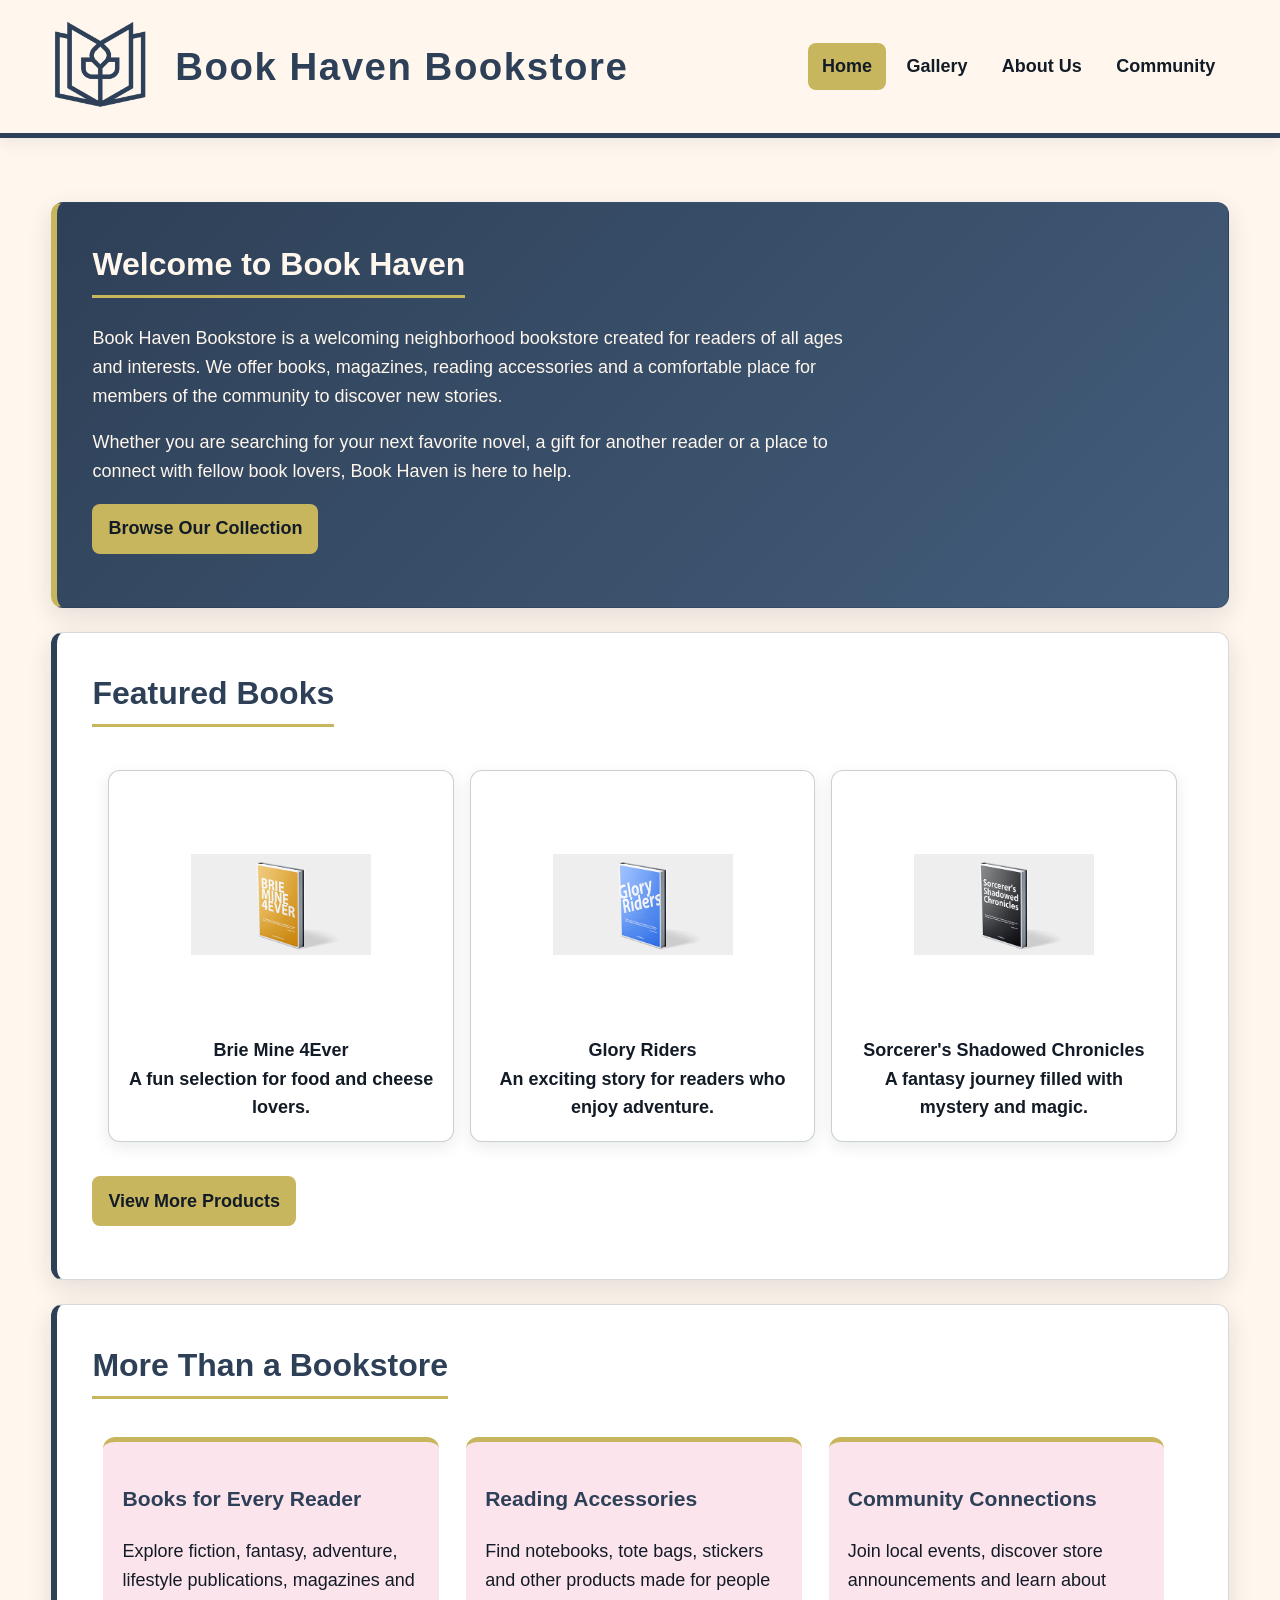
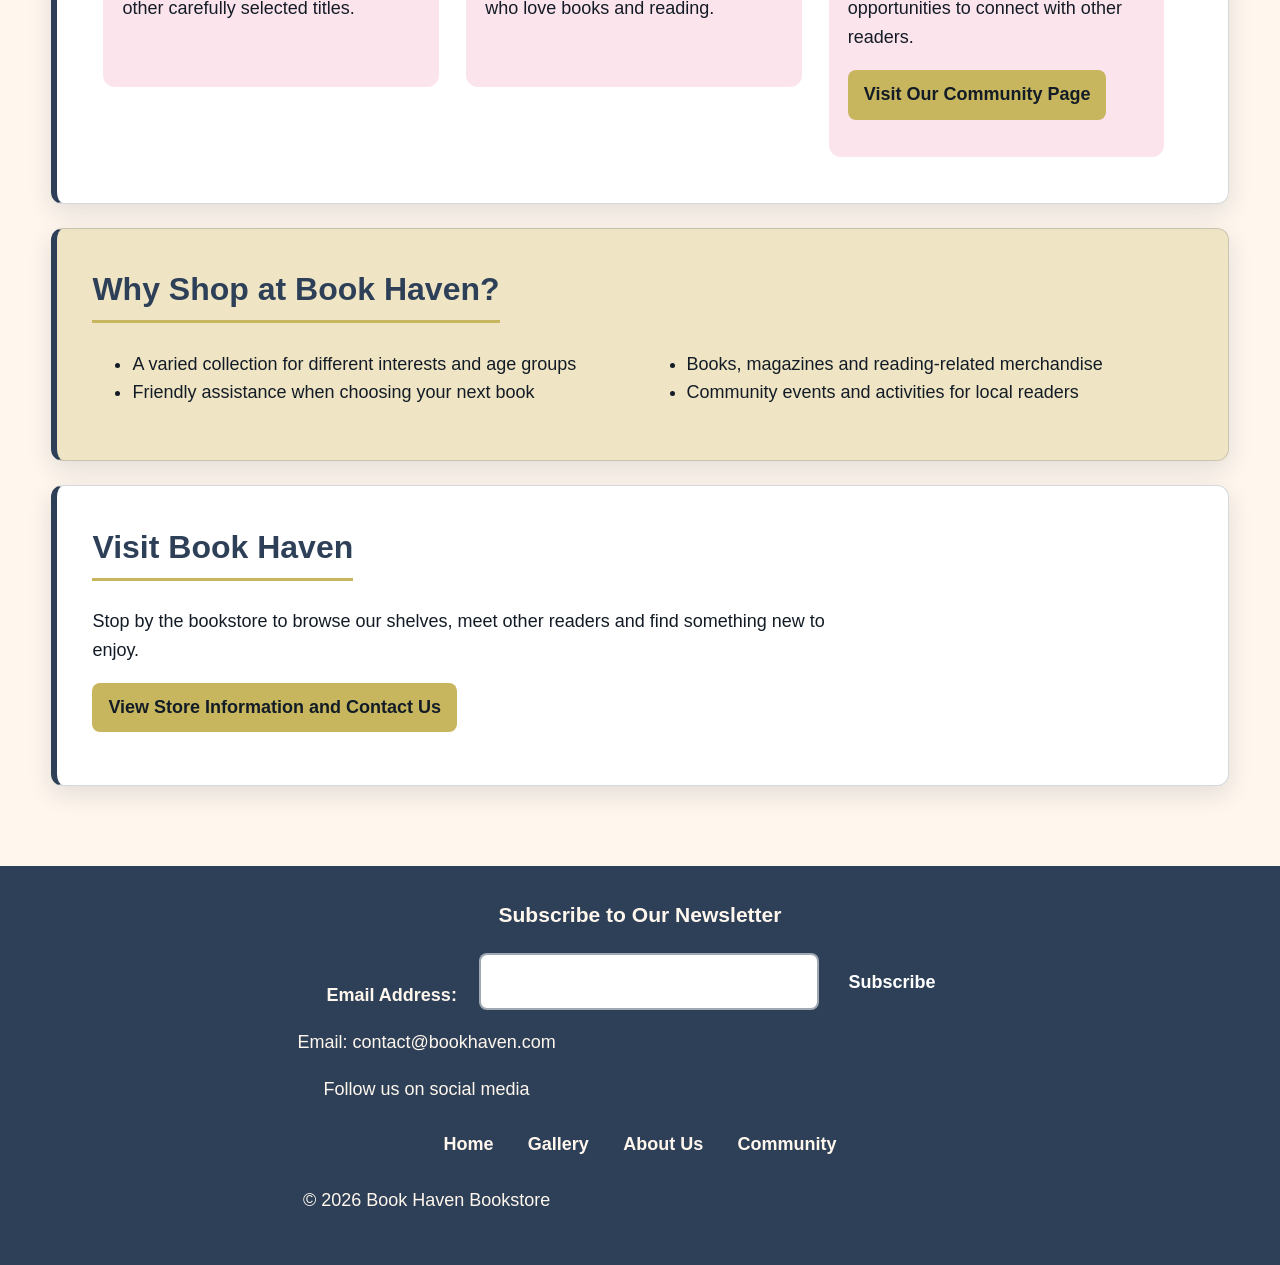
<file: index.html>
<!DOCTYPE html>
<html lang="en">
<link rel="stylesheet" href="styles.css">
<head>
    <meta charset="UTF-8">
    <meta name="viewport" content="width=device-width, initial-scale=1.0">
    <title>Book Haven Bookstore | Home</title>
</head>
<script src="script.js"></script>
<body class="home-page">

    <header>
        <img
            src="Client3_LogoPalette1_2E4057.png"
            alt="Book Haven Bookstore logo"
            width="120"
        >

        <h1>Book Haven Bookstore</h1>

        <nav aria-label="Main navigation">
            <a href="index.html">Home</a>
            <a href="gallery.html">Gallery</a>
            <a href="about.html">About Us</a>
            <a href="community.html">Community</a>
        </nav>
    </header>

    <main>

        <section>
            <h2>Welcome to Book Haven</h2>

            <p>
                Book Haven Bookstore is a welcoming neighborhood bookstore
                created for readers of all ages and interests. We offer books,
                magazines, reading accessories and a comfortable place for
                members of the community to discover new stories.
            </p>

            <p>
                Whether you are searching for your next favorite novel, a gift
                for another reader or a place to connect with fellow book
                lovers, Book Haven is here to help.
            </p>

            <p>
                <a href="gallery.html">Browse Our Collection</a>
            </p>
        </section>

        <section>
            <h2>Featured Books</h2>

            <table>
                <tr>
                    <td>
                        <figure>
                            <img
                                src="Client3_Book1.png"
                                alt="Brie Mine 4Ever, a book for cheese lovers"
                                width="180"
                            >
                            <figcaption>
                                <strong>Brie Mine 4Ever</strong><br>
                                A fun selection for food and cheese lovers.
                            </figcaption>
                        </figure>
                    </td>

                    <td>
                        <figure>
                            <img
                                src="Client3_Book2.png"
                                alt="Glory Riders, a book about bikers"
                                width="180"
                            >
                            <figcaption>
                                <strong>Glory Riders</strong><br>
                                An exciting story for readers who enjoy
                                adventure.
                            </figcaption>
                        </figure>
                    </td>

                    <td>
                        <figure>
                            <img
                                src="Client3_Book3.png"
                                alt="Sorcerer's Shadowed Chronicles, a fantasy book"
                                width="180"
                            >
                            <figcaption>
                                <strong>Sorcerer's Shadowed Chronicles</strong><br>
                                A fantasy journey filled with mystery and magic.
                            </figcaption>
                        </figure>
                    </td>
                </tr>
            </table>

            <p>
                <a href="gallery.html">View More Products</a>
            </p>
        </section>

        <section>
            <h2>More Than a Bookstore</h2>

            <article>
                <h3>Books for Every Reader</h3>
                <p>
                    Explore fiction, fantasy, adventure, lifestyle publications,
                    magazines and other carefully selected titles.
                </p>
            </article>

            <article>
                <h3>Reading Accessories</h3>
                <p>
                    Find notebooks, tote bags, stickers and other products made
                    for people who love books and reading.
                </p>
            </article>

            <article>
                <h3>Community Connections</h3>
                <p>
                    Join local events, discover store announcements and learn
                    about opportunities to connect with other readers.
                </p>

                <p>
                    <a href="community.html">Visit Our Community Page</a>
                </p>
            </article>
        </section>

        <section>
            <h2>Why Shop at Book Haven?</h2>

            <ul>
                <li>A varied collection for different interests and age groups</li>
                <li>Friendly assistance when choosing your next book</li>
                <li>Books, magazines and reading-related merchandise</li>
                <li>Community events and activities for local readers</li>
            </ul>
        </section>

        <section>
            <h2>Visit Book Haven</h2>

            <p>
                Stop by the bookstore to browse our shelves, meet other readers
                and find something new to enjoy.
            </p>

            <p>
                <a href="about.html">View Store Information and Contact Us</a>
            </p>
        </section>

    </main>

    <footer>
        <h3>Subscribe to Our Newsletter</h3>

        <form>
            <label for="subscribe-email-home">Email Address:</label><br>

            <input
                type="email"
                id="subscribe-email-home"
                name="subscribe-email-home"
                required
            >

            <button type="button" id="subscribe-btn-home">
                Subscribe
            </button>
        </form>

        <p>Email: contact@bookhaven.com</p>

        <p>Follow us on social media</p>

        <nav aria-label="Footer navigation">
            <a href="index.html">Home</a>
            <a href="gallery.html">Gallery</a>
            <a href="about.html">About Us</a>
            <a href="community.html">Community</a>
        </nav>

        <p>&copy; 2026 Book Haven Bookstore</p>
    </footer>

</body>

</html>
</file>
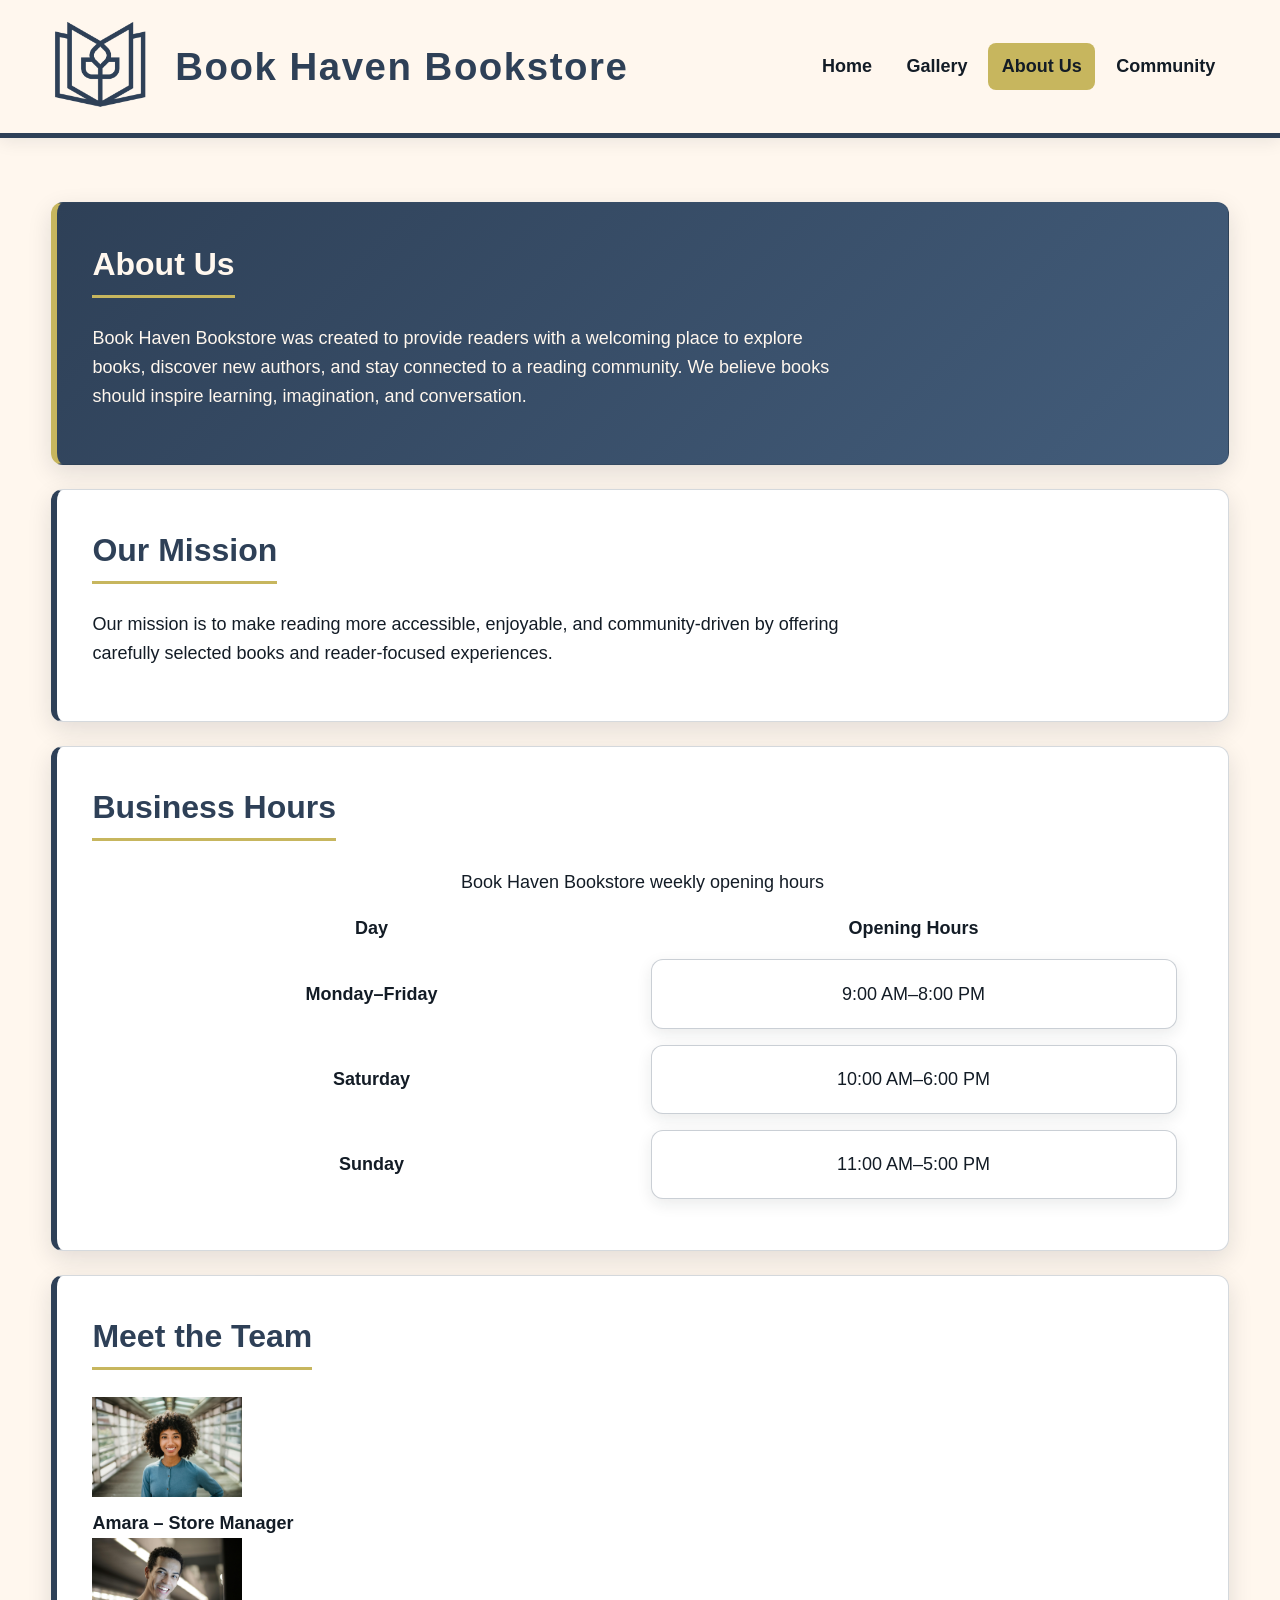
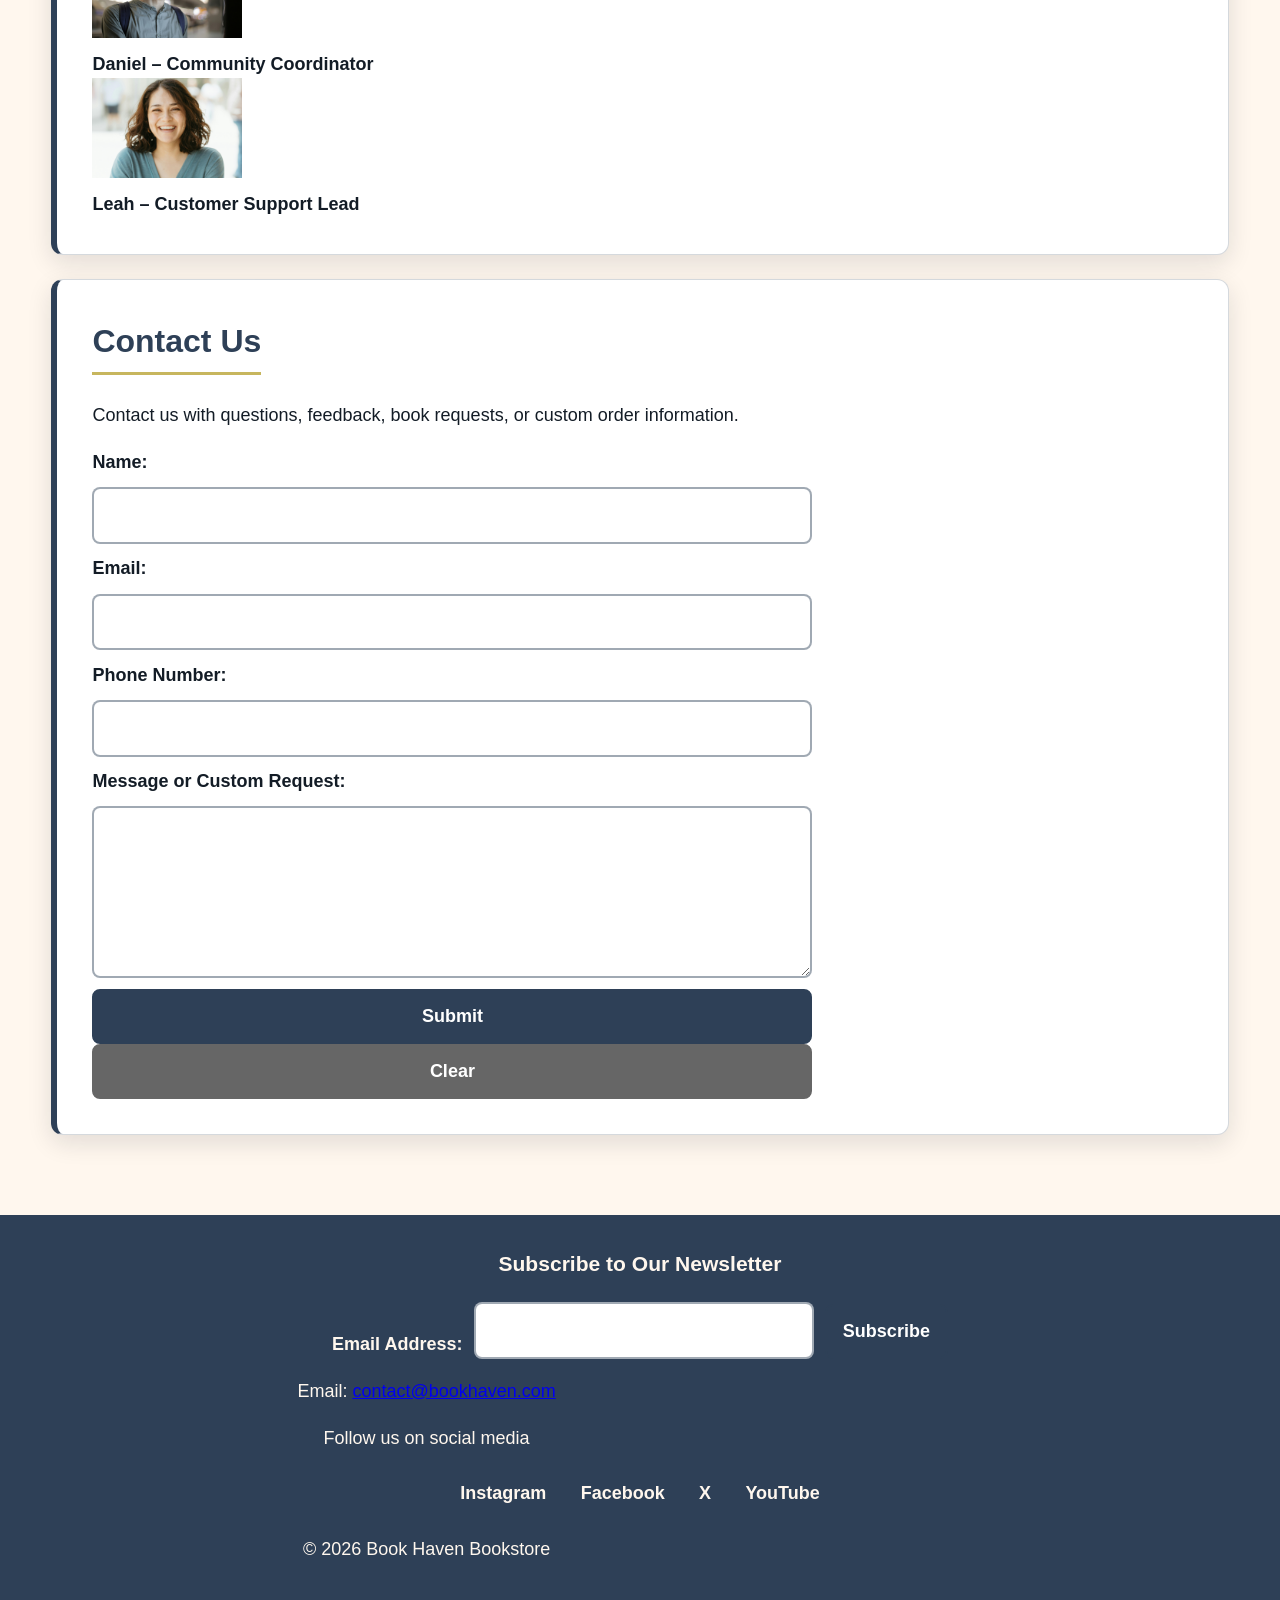
<file: about.html>
<!DOCTYPE html>
<html lang="en">

<head>
    <meta charset="UTF-8">

    <meta
        name="viewport"
        content="width=device-width, initial-scale=1.0"
    >

    <title>Book Haven Bookstore | About Us</title>

    <link rel="stylesheet" href="styles.css">
</head>

<body class="about-page">

    <header>
        <img
            src="Client3_LogoPalette1_2E4057.png"
            alt="Book Haven Bookstore logo"
            width="120"
        >

        <h1>Book Haven Bookstore</h1>

        <nav aria-label="Main navigation">
            <a href="index.html">Home</a>
            <a href="gallery.html">Gallery</a>
            <a href="about.html">About Us</a>
            <a href="community.html">Community</a>
        </nav>
    </header>

    <main>

        <section>
            <h2>About Us</h2>

            <p>
                Book Haven Bookstore was created to provide readers with a
                welcoming place to explore books, discover new authors, and
                stay connected to a reading community. We believe books should
                inspire learning, imagination, and conversation.
            </p>
        </section>

        <section>
            <h2>Our Mission</h2>

            <p>
                Our mission is to make reading more accessible, enjoyable,
                and community-driven by offering carefully selected books
                and reader-focused experiences.
            </p>
        </section>

        <section>
            <h2>Business Hours</h2>

            <table>
                <caption>
                    Book Haven Bookstore weekly opening hours
                </caption>

                <thead>
                    <tr>
                        <th scope="col">Day</th>
                        <th scope="col">Opening Hours</th>
                    </tr>
                </thead>

                <tbody>
                    <tr>
                        <th scope="row">Monday–Friday</th>
                        <td>9:00 AM–8:00 PM</td>
                    </tr>

                    <tr>
                        <th scope="row">Saturday</th>
                        <td>10:00 AM–6:00 PM</td>
                    </tr>

                    <tr>
                        <th scope="row">Sunday</th>
                        <td>11:00 AM–5:00 PM</td>
                    </tr>
                </tbody>
            </table>
        </section>

        <section>
            <h2>Meet the Team</h2>

            <figure>
                <img
                    src="pexels-roberto-hund-5356174.jpg"
                    alt="Portrait of Amara, the store manager"
                    width="150"
                >

                <figcaption>
                    Amara – Store Manager
                </figcaption>
            </figure>

            <figure>
                <img
                    src="pexels-olly-3799223.jpg"
                    alt="Portrait of Daniel, the community coordinator"
                    width="150"
                >

                <figcaption>
                    Daniel – Community Coordinator
                </figcaption>
            </figure>

            <figure>
                <img
                    src="pexels-ivan-aguilar-2154351719-33801241.jpg"
                    alt="Portrait of Leah, the customer support lead"
                    width="150"
                >

                <figcaption>
                    Leah – Customer Support Lead
                </figcaption>
            </figure>
        </section>

        <section>
            <h2>Contact Us</h2>

            <p>
                Contact us with questions, feedback, book requests, or custom
                order information.
            </p>

            <form id="contact-form">

                <label for="name">
                    Name:
                </label>

                <input
                    type="text"
                    id="name"
                    name="name"
                    autocomplete="name"
                    required
                >

                <label for="email">
                    Email:
                </label>

                <input
                    type="email"
                    id="email"
                    name="email"
                    autocomplete="email"
                    required
                >

                <label for="phone">
                    Phone Number:
                </label>

                <input
                    type="tel"
                    id="phone"
                    name="phone"
                    autocomplete="tel"
                    required
                >

                <label for="feedback">
                    Message or Custom Request:
                </label>

                <textarea
                    id="feedback"
                    name="feedback"
                    rows="5"
                    required
                ></textarea>

                <div>
                    <input
                        type="submit"
                        value="Submit"
                    >

                    <input
                        type="reset"
                        value="Clear"
                    >
                </div>

            </form>
        </section>

    </main>

    <footer>
        <h3>Subscribe to Our Newsletter</h3>

        <form id="subscribe-form-about">

            <label for="subscribe-email-about">
                Email Address:
            </label>

            <input
                type="email"
                id="subscribe-email-about"
                name="subscribe-email-about"
                autocomplete="email"
                required
            >

            <button
                type="submit"
                id="subscribe-btn-about"
            >
                Subscribe
            </button>

        </form>

        <p>
            Email:
            <a href="mailto:contact@bookhaven.com">
                contact@bookhaven.com
            </a>
        </p>

        <p>Follow us on social media</p>

        <nav aria-label="Social media links">
            <a href="#" aria-label="Book Haven on Instagram">
                Instagram
            </a>

            <a href="#" aria-label="Book Haven on Facebook">
                Facebook
            </a>

            <a href="#" aria-label="Book Haven on X">
                X
            </a>

            <a href="#" aria-label="Book Haven on YouTube">
                YouTube
            </a>
        </nav>

        <p>&copy; 2026 Book Haven Bookstore</p>
    </footer>

    <script>
        const contactForm =
            document.getElementById("contact-form");

        const subscribeForm =
            document.getElementById("subscribe-form-about");

        contactForm.addEventListener("submit", function (event) {
            event.preventDefault();

            const customerInformation = {
                name:
                    document.getElementById("name").value,
                email:
                    document.getElementById("email").value,
                phone:
                    document.getElementById("phone").value,
                customOrder:
                    document.getElementById("feedback").value
            };

            localStorage.setItem(
                "bookHavenCustomOrder",
                JSON.stringify(customerInformation)
            );

            alert("Thank you for your message.");
        });

        subscribeForm.addEventListener("submit", function (event) {
            event.preventDefault();

            alert("Thank you for subscribing.");
        });
    </script>

</body>

</html>
</file>
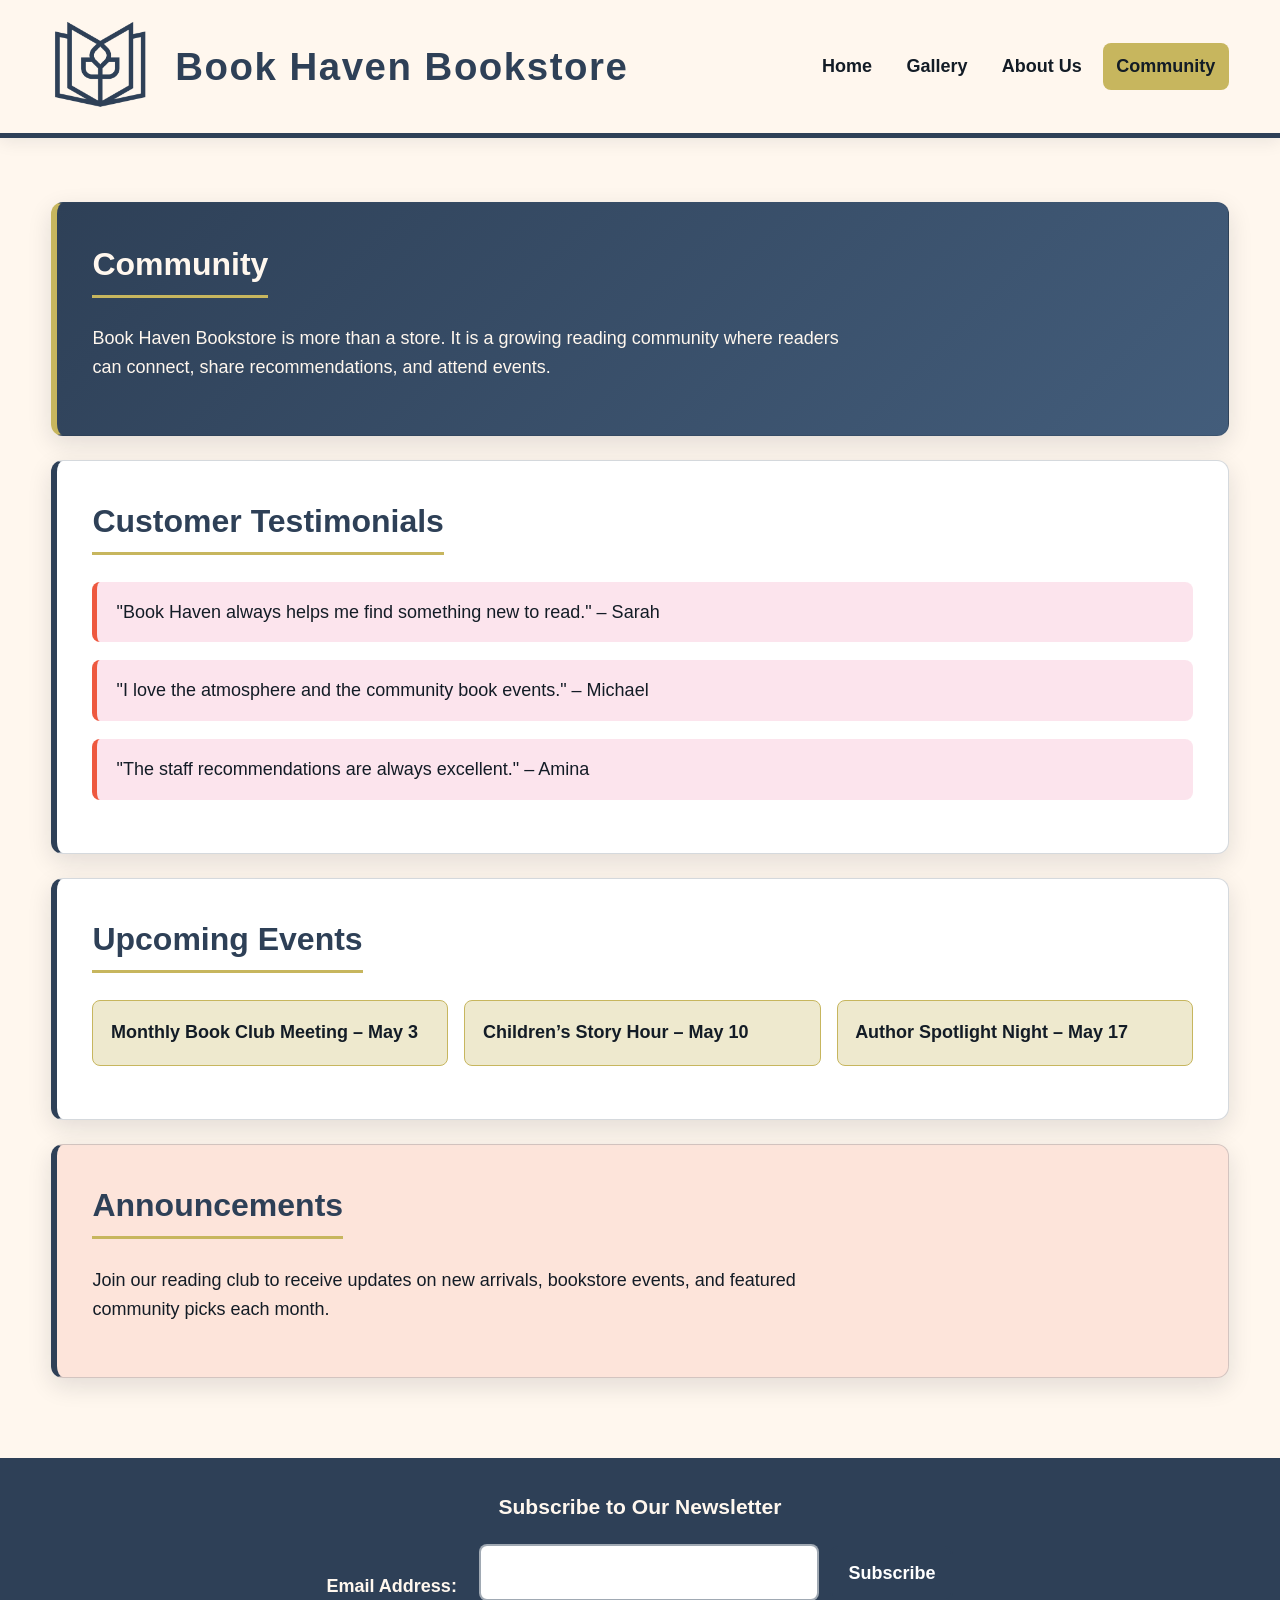
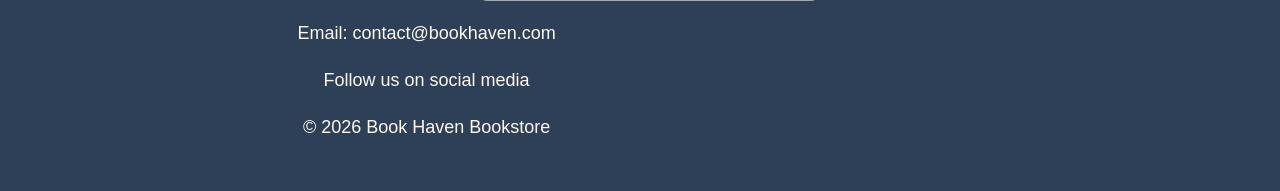
<file: community.html>
<!DOCTYPE html>
<html lang="en">
<link rel="stylesheet" href="styles.css">
<head>
    <meta charset="UTF-8">
    <meta name="viewport" content="width=device-width, initial-scale=1.0">
    <title>Book Haven Bookstore | Community</title>
</head>
<script src="script.js"></script>
<body class="community-page">

    <header>
        <img src="Client3_LogoPalette1_2E4057.png" alt="Book Haven Bookstore logo" width="120">
        <h1>Book Haven Bookstore</h1>

        <nav>
            <a href="index.html">Home</a>
            <a href="gallery.html">Gallery</a>
            <a href="about.html">About Us</a>
            <a href="community.html">Community</a>
        </nav>
    </header>

    <main>
        <section>
            <h2>Community</h2>
            <p>
                Book Haven Bookstore is more than a store. It is a growing reading community
                where readers can connect, share recommendations, and attend events.
            </p>
        </section>

        <section>
            <h2>Customer Testimonials</h2>
            <p>"Book Haven always helps me find something new to read." – Sarah</p>
            <p>"I love the atmosphere and the community book events." – Michael</p>
            <p>"The staff recommendations are always excellent." – Amina</p>
        </section>

        <section>
            <h2>Upcoming Events</h2>
            <ul>
                <li>Monthly Book Club Meeting – May 3</li>
                <li>Children’s Story Hour – May 10</li>
                <li>Author Spotlight Night – May 17</li>
            </ul>
        </section>

        <section>
            <h2>Announcements</h2>
            <p>
                Join our reading club to receive updates on new arrivals, bookstore events,
                and featured community picks each month.
            </p>
        </section>
    </main>

    <footer>
        <h3>Subscribe to Our Newsletter</h3>
        <form>
            <label for="subscribe-email-community">Email Address:</label><br>
            <input type="email" id="subscribe-email-community" name="subscribe-email-community" required>
            <button type="button" class="subscribe-button">
    Subscribe
</button>
        </form>

        <p>Email: contact@bookhaven.com</p>
        <p>Follow us on social media</p>
        <p>&copy; 2026 Book Haven Bookstore</p>
    </footer>

</body>
</html>
</file>
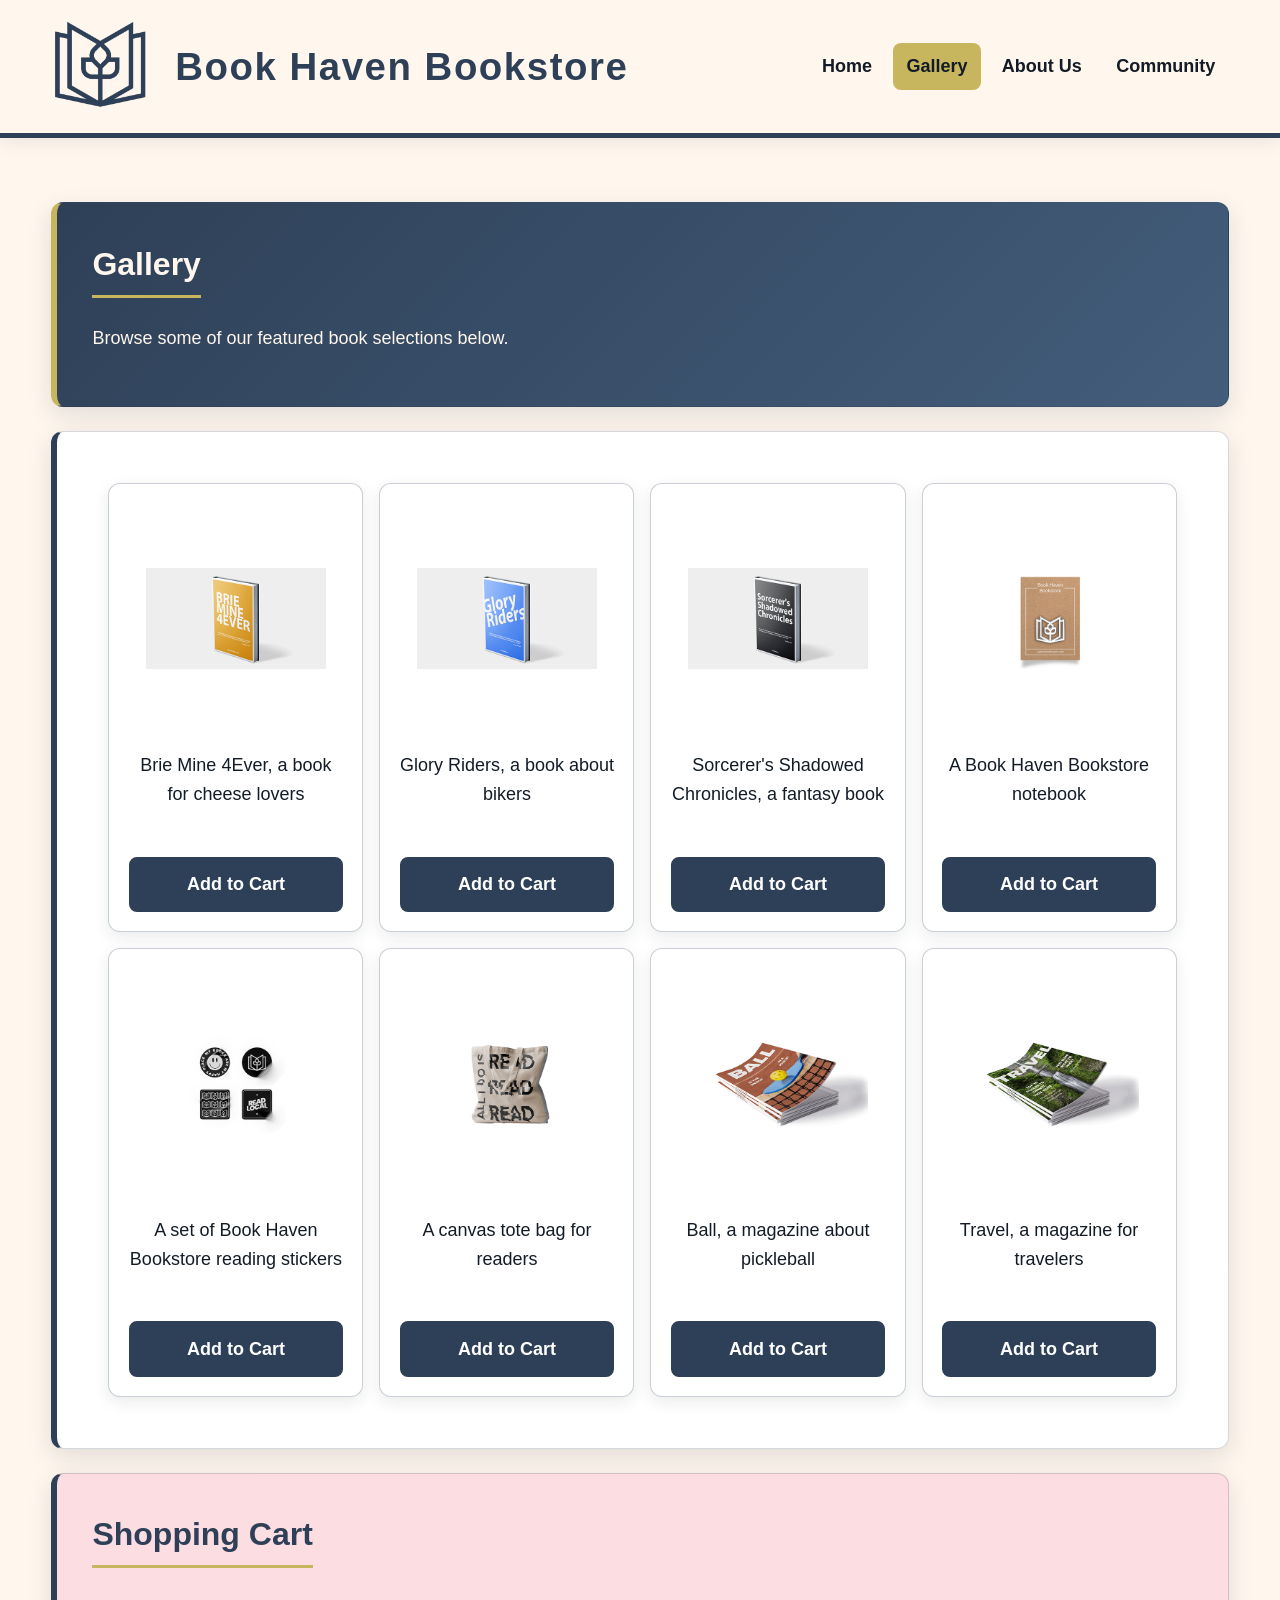
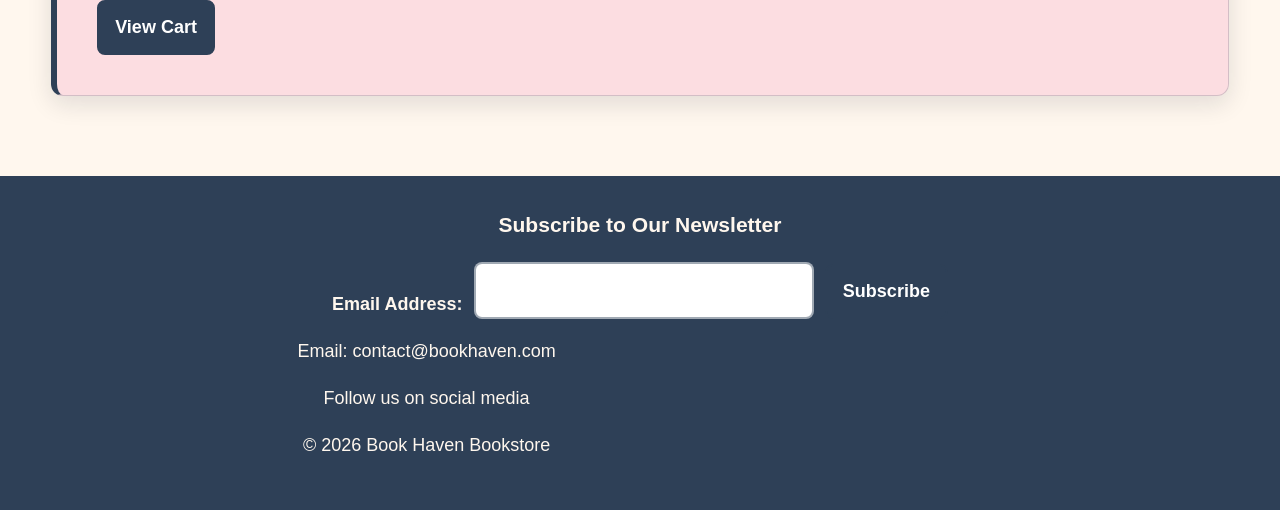
<file: gallery.html>
<!DOCTYPE html>
<html lang="en">

<head>
    <meta charset="UTF-8">
    <meta name="viewport" content="width=device-width, initial-scale=1.0">

    <title>Book Haven Bookstore | Gallery</title>

    <link rel="stylesheet" href="styles.css">
</head>

<body class="gallery-page">

    <header>
        <img
            src="Client3_LogoPalette1_2E4057.png"
            alt="Book Haven Bookstore logo"
            width="120"
        >

        <h1>Book Haven Bookstore</h1>

        <nav aria-label="Main navigation">
            <a href="index.html">Home</a>
            <a href="gallery.html">Gallery</a>
            <a href="about.html">About Us</a>
            <a href="community.html">Community</a>
        </nav>
    </header>

    <main>

        <section>
            <h2>Gallery</h2>

            <p>
                Browse some of our featured book selections below.
            </p>
        </section>

        <section>
            <table>
                <tbody>
                    <tr>
                        <td>
                            <img
                                src="Client3_Book1.png"
                                alt="Brie Mine 4Ever, a book for cheese lovers"
                                width="150"
                            >

                            <p>
                                Brie Mine 4Ever, a book for cheese lovers
                            </p>

                            <button
                                type="button"
                                class="add-to-cart"
                                data-item="Brie Mine 4Ever"
                            >
                                Add to Cart
                            </button>
                        </td>

                        <td>
                            <img
                                src="Client3_Book2.png"
                                alt="Glory Riders, a book about bikers"
                                width="150"
                            >

                            <p>
                                Glory Riders, a book about bikers
                            </p>

                            <button
                                type="button"
                                class="add-to-cart"
                                data-item="Glory Riders"
                            >
                                Add to Cart
                            </button>
                        </td>

                        <td>
                            <img
                                src="Client3_Book3.png"
                                alt="Sorcerer's Shadowed Chronicles, a fantasy book"
                                width="150"
                            >

                            <p>
                                Sorcerer's Shadowed Chronicles, a fantasy book
                            </p>

                            <button
                                type="button"
                                class="add-to-cart"
                                data-item="Sorcerer's Shadowed Chronicles"
                            >
                                Add to Cart
                            </button>
                        </td>

                        <td>
                            <img
                                src="Client3_Notebook.png"
                                alt="Book Haven Bookstore notebook"
                                width="150"
                            >

                            <p>
                                A Book Haven Bookstore notebook
                            </p>

                            <button
                                type="button"
                                class="add-to-cart"
                                data-item="Book Haven Notebook"
                            >
                                Add to Cart
                            </button>
                        </td>
                    </tr>

                    <tr>
                        <td>
                            <img
                                src="Client3_Stickers.png"
                                alt="Book Haven Bookstore reading stickers"
                                width="150"
                            >

                            <p>
                                A set of Book Haven Bookstore reading stickers
                            </p>

                            <button
                                type="button"
                                class="add-to-cart"
                                data-item="Book Haven Stickers"
                            >
                                Add to Cart
                            </button>
                        </td>

                        <td>
                            <img
                                src="Client3_ToteBag.png"
                                alt="Book Haven canvas reading tote bag"
                                width="150"
                            >

                            <p>
                                A canvas tote bag for readers
                            </p>

                            <button
                                type="button"
                                class="add-to-cart"
                                data-item="Book Haven Tote Bag"
                            >
                                Add to Cart
                            </button>
                        </td>

                        <td>
                            <img
                                src="Client3_Magazine1.png"
                                alt="Ball, a magazine about pickleball"
                                width="150"
                            >

                            <p>
                                Ball, a magazine about pickleball
                            </p>

                            <button
                                type="button"
                                class="add-to-cart"
                                data-item="Ball Magazine"
                            >
                                Add to Cart
                            </button>
                        </td>

                        <td>
                            <img
                                src="Client3_Magazine2.png"
                                alt="Travel, a magazine for travelers"
                                width="150"
                            >

                            <p>
                                Travel, a magazine for travelers
                            </p>

                            <button
                                type="button"
                                class="add-to-cart"
                                data-item="Travel Magazine"
                            >
                                Add to Cart
                            </button>
                        </td>
                    </tr>
                </tbody>
            </table>
        </section>

        <section>
            <h2>Shopping Cart</h2>

            <button type="button" id="view-cart-btn">
                View Cart
            </button>
        </section>

    </main>

    <div
        id="cart-modal"
        class="cart-modal"
        role="dialog"
        aria-modal="true"
        aria-labelledby="cart-modal-title"
        hidden
    >
        <div class="cart-modal-content">

            <button
                type="button"
                id="close-cart-btn"
                class="cart-close"
                aria-label="Close shopping cart"
            >
                ×
            </button>

            <h2 id="cart-modal-title">Your Shopping Cart</h2>

            <div id="cart-display"></div>

            <div class="cart-modal-actions">
                <button type="button" id="clear-cart-btn">
                    Clear Cart
                </button>

                <button type="button" id="process-order-btn">
                    Process Order
                </button>
            </div>

        </div>
    </div>

    <footer>
        <h3>Subscribe to Our Newsletter</h3>

        <form>
            <label for="subscribe-email-gallery">
                Email Address:
            </label>

            <input
                type="email"
                id="subscribe-email-gallery"
                name="subscribe-email-gallery"
                required
            >

            <button type="button" id="subscribe-btn-gallery">
                Subscribe
            </button>
        </form>

        <p>Email: contact@bookhaven.com</p>
        <p>Follow us on social media</p>
        <p>&copy; 2026 Book Haven Bookstore</p>
    </footer>

    <script>
        const cartStorageKey = "bookHavenCart";

        const addToCartButtons =
            document.querySelectorAll(".add-to-cart");

        const viewCartButton =
            document.getElementById("view-cart-btn");

        const clearCartButton =
            document.getElementById("clear-cart-btn");

        const processOrderButton =
            document.getElementById("process-order-btn");

        const closeCartButton =
            document.getElementById("close-cart-btn");

        const cartModal =
            document.getElementById("cart-modal");

        const cartDisplay =
            document.getElementById("cart-display");

        const subscribeButton =
            document.getElementById("subscribe-btn-gallery");

        function getCart() {
            const storedCart =
                sessionStorage.getItem(cartStorageKey);

            if (storedCart === null) {
                return [];
            }

            return JSON.parse(storedCart);
        }

        function saveCart(cart) {
            sessionStorage.setItem(
                cartStorageKey,
                JSON.stringify(cart)
            );
        }

        function displayCart() {
            const cart = getCart();

            cartDisplay.innerHTML = "";

            if (cart.length === 0) {
                const emptyMessage =
                    document.createElement("p");

                emptyMessage.textContent =
                    "Your shopping cart is empty.";

                cartDisplay.appendChild(emptyMessage);
                return;
            }

            const cartList =
                document.createElement("ul");

            cartList.id = "cart-items";

            cart.forEach(function (item) {
                const listItem =
                    document.createElement("li");

                listItem.textContent = item;

                cartList.appendChild(listItem);
            });

            cartDisplay.appendChild(cartList);
        }

        addToCartButtons.forEach(function (button) {
            button.addEventListener("click", function () {
                const cart = getCart();
                const itemName = button.dataset.item;

                cart.push(itemName);
                saveCart(cart);

                alert("Item added to the cart.");
            });
        });

        viewCartButton.addEventListener("click", function () {
            displayCart();
            cartModal.hidden = false;
        });

        closeCartButton.addEventListener("click", function () {
            cartModal.hidden = true;
        });

        clearCartButton.addEventListener("click", function () {
            sessionStorage.removeItem(cartStorageKey);

            displayCart();

            alert("Cart cleared.");
        });

        processOrderButton.addEventListener("click", function () {
            sessionStorage.removeItem(cartStorageKey);

            displayCart();

            alert("Thank you for your order.");
        });

        subscribeButton.addEventListener("click", function () {
            alert("Thank you for subscribing.");
        });

        cartModal.addEventListener("click", function (event) {
            if (event.target === cartModal) {
                cartModal.hidden = true;
            }
        });
    </script>

</body>
</html>
</file>
<file: styles.css>
/* Book Haven Bookstore - Touchstone Task 2.2
   Color Palette 1 + Typography Option 2
*/

:root {
  --inkwell-blue: #2E4057;
  --intensity-indigo: #EE583F;
  --dusty-rose: #F7B3CC;
  --aged-gold: #C7B65E;
  --parchment-white: #FFF7EE;
  --bookish-black: #131C26;
  --white: #FFFFFF;
  --shadow: 0 8px 24px rgba(19, 28, 38, 0.12);
  --radius: 12px;
}

* {
  box-sizing: border-box;
}

html {
  scroll-behavior: smooth;
}

body {
  margin: 0;
  min-height: 100vh;
  display: flex;
  flex-direction: column;
  background-color: var(--parchment-white);
  color: var(--bookish-black);
  font-family: Calibri, Arial, sans-serif;
  font-size: 18px;
  line-height: 1.6;
}

img {
  display: block;
  max-width: 100%;
  height: auto;
}

header {
  display: grid;
  grid-template-columns: auto 1fr auto;
  align-items: center;
  gap: 1.5rem;
  padding: 1rem clamp(1rem, 4vw, 4rem);
  background-color: var(--parchment-white);
  border-bottom: 5px solid var(--inkwell-blue);
  box-shadow: 0 4px 16px rgba(19, 28, 38, 0.08);
}

header img {
  width: 100px;
}

header h1 {
  margin: 0;
  color: var(--inkwell-blue);
  font-family: Arial, Calibri, sans-serif;
  font-size: clamp(1.7rem, 3vw, 2.7rem);
  letter-spacing: 0.04em;
}

header nav,
footer nav {
  display: flex;
  flex-wrap: wrap;
  justify-content: flex-end;
  gap: 0.45rem;
}

header nav a,
footer nav a {
  padding: 0.55rem 0.85rem;
  border-radius: 8px;
  color: var(--bookish-black);
  font-weight: 700;
  text-decoration: none;
  transition: background-color 0.2s ease, transform 0.2s ease;
}

header nav a:hover,
header nav a:focus-visible {
  background-color: var(--dusty-rose);
  transform: translateY(-1px);
}

.home-page header a[href="index.html"],
.gallery-page header a[href="gallery.html"],
.about-page header a[href="about.html"],
.community-page header a[href="community.html"] {
  background-color: var(--aged-gold);
}

main {
  width: min(1180px, 92%);
  margin: 0 auto;
  padding: 2.5rem 0 3.5rem;
  flex: 1;
}

main section {
  margin: 1.5rem 0;
  padding: clamp(1.3rem, 3vw, 2.2rem);
  background-color: var(--white);
  border: 1px solid rgba(46, 64, 87, 0.2);
  border-left: 6px solid var(--inkwell-blue);
  border-radius: var(--radius);
  box-shadow: var(--shadow);
}

main > section:first-child {
  color: var(--parchment-white);
  background: linear-gradient(135deg, var(--inkwell-blue), #435D7B);
  border-left-color: var(--aged-gold);
}

main > section:first-child h2 {
  color: var(--parchment-white);
  border-bottom-color: var(--aged-gold);
}

h2,
h3 {
  font-family: Arial, Calibri, sans-serif;
}

h2 {
  width: fit-content;
  margin-top: 0;
  padding-bottom: 0.3rem;
  color: var(--inkwell-blue);
  border-bottom: 3px solid var(--aged-gold);
  font-size: clamp(1.5rem, 2.5vw, 2.1rem);
}

h3 {
  color: var(--inkwell-blue);
}

p {
  max-width: 75ch;
}

main a {
  display: inline-block;
  padding: 0.65rem 1rem;
  border-radius: 8px;
  background-color: var(--aged-gold);
  color: var(--bookish-black);
  font-weight: 700;
  text-decoration: none;
}

main a:hover,
main a:focus-visible {
  background-color: var(--dusty-rose);
}

figure {
  margin: 0;
}

figcaption {
  margin-top: 0.75rem;
  font-weight: 700;
}

table {
  width: 100%;
  table-layout: fixed;
  border-collapse: separate;
  border-spacing: 1rem;
}

td {
  padding: 1.2rem;
  text-align: center;
  vertical-align: top;
  background-color: var(--white);
  border: 1px solid rgba(46, 64, 87, 0.25);
  border-radius: var(--radius);
  box-shadow: 0 5px 16px rgba(19, 28, 38, 0.09);
}

td img {
  width: 180px;
  height: 230px;
  margin: 0 auto 1rem;
  object-fit: contain;
}

button,
input[type="submit"],
input[type="reset"] {
  padding: 0.7rem 1rem;
  border: 2px solid var(--inkwell-blue);
  border-radius: 8px;
  background-color: var(--inkwell-blue);
  color: var(--white);
  font: inherit;
  font-weight: 700;
  cursor: pointer;
  transition: background-color 0.2s ease, transform 0.2s ease;
}

button:hover,
input[type="submit"]:hover {
  background-color: var(--intensity-indigo);
  transform: translateY(-1px);
}

input[type="reset"] {
  background-color: #666666;
  border-color: #666666;
}

input[type="reset"]:hover {
  background-color: #444444;
}

input,
textarea {
  width: 100%;
  max-width: 720px;
  padding: 0.75rem;
  border: 2px solid rgba(46, 64, 87, 0.45);
  border-radius: 8px;
  background-color: var(--white);
  color: var(--bookish-black);
  font: inherit;
}

textarea {
  resize: vertical;
}

label {
  font-weight: 700;
}

a:focus-visible,
button:focus-visible,
input:focus-visible,
textarea:focus-visible {
  outline: 3px solid var(--intensity-indigo);
  outline-offset: 3px;
}

/* Homepage */
.home-page article {
  display: inline-block;
  width: 30.5%;
  min-height: 250px;
  margin: 1%;
  padding: 1.2rem;
  vertical-align: top;
  background-color: rgba(247, 179, 204, 0.35);
  border-top: 5px solid var(--aged-gold);
  border-radius: var(--radius);
}

.home-page main > section:nth-of-type(4) {
  background-color: rgba(199, 182, 94, 0.28);
}

.home-page main > section:nth-of-type(4) ul {
  columns: 2;
  column-gap: 3rem;
}

/* Gallery */
.gallery-page main > section:nth-of-type(2) {
  overflow-x: auto;
}

.gallery-page .add-to-cart {
  width: 100%;
}

.gallery-page main > section:nth-of-type(3) {
  background-color: rgba(247, 179, 204, 0.38);
}

.gallery-page main > section:nth-of-type(3) button {
  margin: 0.3rem;
}

/* About page */
.about-page main > section:nth-of-type(3) {
  text-align: center;
}

.about-page main > section:nth-of-type(3) h2 {
  margin-right: auto;
}

.about-page main > section:nth-of-type(3) figure {
  display: inline-block;
  width: 30%;
  margin: 1%;
  padding: 1.2rem;
  vertical-align: top;
  background-color: rgba(247, 179, 204, 0.28);
  border-radius: var(--radius);
}

.about-page main > section:nth-of-type(3) img {
  width: 175px;
  height: 175px;
  margin: 0 auto;
  object-fit: cover;
  border: 5px solid var(--aged-gold);
  border-radius: 50%;
}

.about-page main form {
  display: grid;
  gap: 0.65rem;
  max-width: 760px;
}

.about-page main form br {
  display: none;
}

/* Community page */
.community-page main > section:nth-of-type(2) p {
  max-width: none;
  padding: 1rem 1.2rem;
  background-color: rgba(247, 179, 204, 0.35);
  border-left: 5px solid var(--intensity-indigo);
  border-radius: 8px;
}

.community-page main > section:nth-of-type(3) ul {
  display: grid;
  grid-template-columns: repeat(3, 1fr);
  gap: 1rem;
  padding: 0;
  list-style: none;
}

.community-page main > section:nth-of-type(3) li {
  padding: 1.1rem;
  background-color: rgba(199, 182, 94, 0.3);
  border: 1px solid var(--aged-gold);
  border-radius: 8px;
  font-weight: 700;
}

.community-page main > section:nth-of-type(4) {
  background-color: rgba(238, 88, 63, 0.11);
}

/* Footer */
footer {
  margin-top: auto;
  padding: 2rem clamp(1rem, 4vw, 4rem);
  text-align: center;
  background-color: var(--inkwell-blue);
  color: var(--parchment-white);
}

footer h3 {
  margin-top: 0;
  color: var(--parchment-white);
}

footer form {
  display: flex;
  flex-wrap: wrap;
  align-items: end;
  justify-content: center;
  gap: 0.7rem;
}

footer input {
  width: min(340px, 100%);
}

footer nav {
  justify-content: center;
  margin-top: 1rem;
}

footer nav a {
  color: var(--parchment-white);
}

footer nav a:hover,
footer nav a:focus-visible {
  color: var(--bookish-black);
  background-color: var(--aged-gold);
}

/* Responsive layout */
@media (max-width: 820px) {
  body {
    font-size: 16px;
  }

  header {
    grid-template-columns: 1fr;
    text-align: center;
  }

  header img {
    margin: 0 auto;
  }

  header nav {
    justify-content: center;
  }

  .home-page article,
  .about-page main > section:nth-of-type(3) figure {
    display: block;
    width: 100%;
    margin: 1rem 0;
  }

  .community-page main > section:nth-of-type(3) ul {
    grid-template-columns: 1fr;
  }

  .home-page main > section:nth-of-type(4) ul {
    columns: 1;
  }

  table,
  tbody,
  tr,
  td {
    display: block;
    width: 100%;
  }

  table {
    border-spacing: 0;
  }

  td {
    margin-bottom: 1rem;
  }
}

@media (max-width: 520px) {
  header nav {
    display: grid;
    grid-template-columns: 1fr 1fr;
    width: 100%;
  }

  main {
    width: 94%;
    padding-top: 1.5rem;
  }

  main section {
    padding: 1.2rem;
  }

  footer form {
    flex-direction: column;
    align-items: stretch;
  }

  footer input,
  footer button {
    width: 100%;
    max-width: none;
  }
}

@media (prefers-reduced-motion: reduce) {
  * {
    scroll-behavior: auto !important;
    transition: none !important;
  }
}

    /* Align all Gallery Add to Cart buttons */
.gallery-page td {
    position: relative;
    padding-bottom: 6.5rem;
}

.gallery-page td .add-to-cart {
    position: absolute;
    left: 1.2rem;
    right: 1.2rem;
    bottom: 1.2rem;
    width: auto;
}
</head>
/* Shopping Cart Modal */
.cart-modal {
  position: fixed;
  inset: 0;
  z-index: 1000;
  display: flex;
  align-items: center;
  justify-content: center;
  padding: 1rem;
  background-color: rgba(19, 28, 38, 0.7);
}

.cart-modal[hidden] {
  display: none;
}

.cart-modal-content {
  position: relative;
  width: min(600px, 95%);
  max-height: 80vh;
  overflow-y: auto;
  padding: 2rem;
  background-color: var(--white);
  border: 5px solid var(--inkwell-blue);
  border-radius: var(--radius);
  box-shadow: var(--shadow);
}

.cart-modal-content h2 {
  margin-top: 0;
}

.cart-close {
  position: absolute;
  top: 0.75rem;
  right: 0.75rem;
  width: 42px;
  height: 42px;
  padding: 0;
  border-radius: 50%;
  font-size: 1.4rem;
}

#cart-items {
  margin: 1.5rem 0;
  padding-left: 1.5rem;
}

.cart-modal-actions {
  display: flex;
  flex-wrap: wrap;
  gap: 0.75rem;
}
</file>
